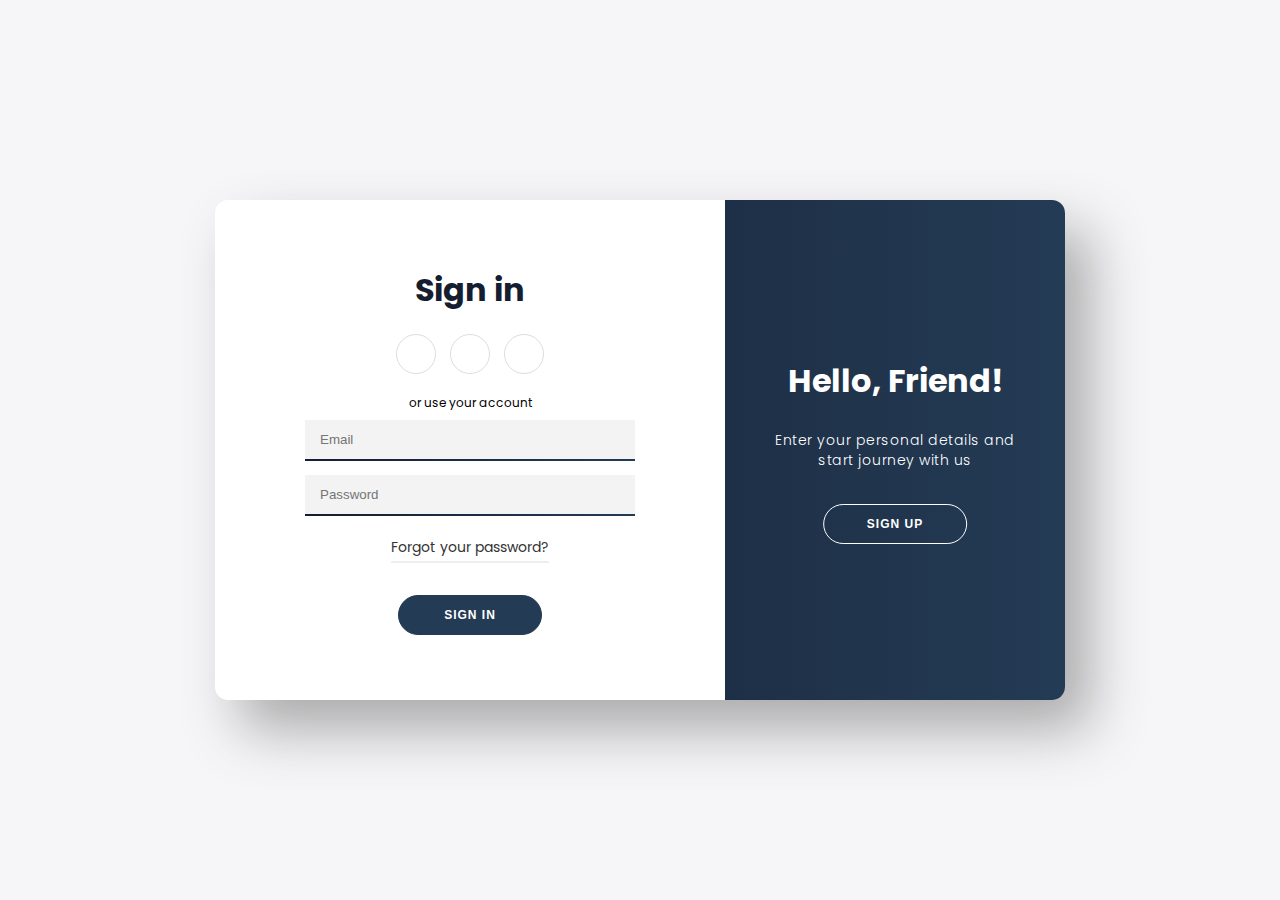
<file: logging.html>
<!DOCTYPE html>
<html lang="en">
<head>
    <meta charset="UTF-8">
    <meta http-equiv="X-UA-Compatible" content="IE=edge">
    <meta name="viewport" content="width=device-width, initial-scale=1.0">
    <title>Sign in || Sign up from</title>
    <!-- font awesome icons -->
    <link rel="stylesheet" href="https://cdnjs.cloudflare.com/ajax/libs/font-awesome/6.1.1/css/all.min.css" integrity="sha512-KfkfwYDsLkIlwQp6LFnl8zNdLGxu9YAA1QvwINks4PhcElQSvqcyVLLD9aMhXd13uQjoXtEKNosOWaZqXgel0g==" crossorigin="anonymous" referrerpolicy="no-referrer" />
    <!-- css stylesheet -->
    <link rel="stylesheet" href="design/css/logging.css">
</head>
<body>

<div class="container" id="container">
    <div class="form-container sign-up-container">
        <form action="#">
            <h1>Create Account</h1>
            <div class="social-container">
                <a href="#" class="social"><i class="fab fa-facebook-f"></i></a>
                <a href="#" class="social"><i class="fab fa-google-plus-g"></i></a>
                <a href="#" class="social"><i class="fab fa-linkedin-in"></i></a>
            </div>
            <span>or use your email for registration</span>
            <div class="infield">
                <input type="text" placeholder="Name" />
                <label></label>
            </div>
            <div class="infield">
                <input type="email" placeholder="Email" name="email"/>
                <label></label>
            </div>
            <div class="infield">
                <input type="password" placeholder="Password" />
                <label></label>
            </div>
            <button>Sign Up</button>
        </form>
    </div>
    <div class="form-container sign-in-container">
        <form action="#">
            <h1>Sign in</h1>
            <div class="social-container">
                <a href="#" class="social"><i class="fab fa-facebook-f"></i></a>
                <a href="#" class="social"><i class="fab fa-google-plus-g"></i></a>
                <a href="#" class="social"><i class="fab fa-linkedin-in"></i></a>
            </div>
            <span>or use your account</span>
            <div class="infield">
                <input type="email" placeholder="Email" name="email"/>
                <label></label>
            </div>
            <div class="infield">
                <input type="password" placeholder="Password" />
                <label></label>
            </div>
            <a href="#" class="forgot">Forgot your password?</a>
            <button>Sign In</button>
        </form>
    </div>
    <div class="overlay-container" id="overlayCon">
        <div class="overlay">
            <div class="overlay-panel overlay-left">
                <h1>Welcome Back!</h1>
                <p>To keep connected with us please logging  with your personal info</p>
                <button>Sign In</button>
            </div>
            <div class="overlay-panel overlay-right">
                <h1>Hello, Friend!</h1>
                <p>Enter your personal details and start journey with us</p>
                <button>Sign Up</button>
            </div>
        </div>
        <button id="overlayBtn"></button>
    </div>
</div>


<!-- js code -->
<script>
    const  container = document.getElementById("container")
    const  overlayCon = document.getElementById("overlayCon")
    const  overlayBtn = document.getElementById("overlayBtn")

    overlayBtn.addEventListener('click',()=> {
        container.classList.toggle(("right-panel-active"));

        overlayBtn.classList.remove('btnScaled');
        window.requestAnimationFrame(()=>{
            overlayBtn.classList.add('btnScaled')
        })

    })


</script>

</body>
</html>
</file>
<file: design/css/logging.css>
@import url('https://fonts.googleapis.com/css2?family=Poppins:wght@100;200;300;400;500;600;700;800;900&display=swap');

* {
    padding: 0px;
    margin: 0px;
    box-sizing: border-box;
}

:root {
    --linear-grad: linear-gradient(to right, #141E30, #243B55);
    --grad-clr1: #141E30;
    --grad-clr2: #243B55;
}

body {
    height: 100vh;
    background: #f6f5f7;
    display: grid;
    place-content: center;
    font-family: 'Poppins', sans-serif;
}

.container{
    position: relative;
    width: 850px;
    height: 500px;
    background-color: #fff;
    box-shadow: 25px 30px 55px #5557;
    border-radius: 13px;
    overflow: hidden;
}
.form-container{
    position: absolute;
    width: 60%;
    height: 100%;
    padding: 0px 40px;
    transition: all 0.6s ease-in-out;
}
.sign-up-container{
    opacity: 0;
    z-index: 1;
}
.sign-in-container{
    z-index: 2;
}
form{
    height: 100%;
    display: flex;
    flex-direction: column;
    align-items: center;
    justify-content: center;
    padding: 0px 50px;
}
h1{
    color: var(--grad-clr1);
}
.social-container{
    margin: 20px 0px;
}
.social-container a{
    border: 1px solid #DDD;
    border-radius: 50%;
    display: inline-flex;
    justify-content: center;
    align-items: center;
    margin: 0px 5px;
    height: 40px;
    width: 40px;
}
span{
    font-size: 12px;
}
.infield{
    position: relative;
    margin: 8px 0px;
    width: 100%;
}
input{
    width: 100%;
    padding: 12px 15px;
    background-color:#f3f3f3 ;
    border: none;
    outline: none;
}
label{
    position: absolute;
    left: 50%;
    top: 100%;
    transform: translateX(-50%);
    width: 100%;
    height: 2px;
    background: var(--linear-grad);
    transition: 0.3s;
}
input:focus ~label{
    width: 100%;
}
a{
    color: #333;
    font-size: 14px;
    text-decoration: none;
    margin: 15px 0px;
}
a.forgot{
    padding-bottom: 3px;
    border-bottom: 2px solid #EEE;
}
button{
    border-radius: 20px;
    border: 1px solid var(--grad-clr2);
    background: var(--grad-clr2);
    color: #FFF;
    font-size: 12px;
    font-weight: bold;
    padding: 12px 45px;
    letter-spacing: 1px;
    text-transform: uppercase;
}
.form-container button{
    margin-top: 17px;
    transition: 80ms ease-in;
}
.form-container button:hover{
    background: #FFF;
    color: var(--grad-clr1);
}
.overlay-container{
    position: absolute;
    top :0;
    left: 60%;
    width: 40%;
    height: 100%;
    overflow: hidden;
    transition: transform 0.6s ease-in-out;
    z-index: 9;
}
#overlayBtn{
    cursor: pointer;
    position: absolute;
    left: 50%;
    top: 304px;
    transform: translateX(-50%);
    width: 143.67px;
    height: 40px;
    border: 1px solid #FFF;
    background: transparent;
    border-radius: 20px;
}
.overlay{
    position: relative;
    background: var(--linear-grad);
    color: #FFF;
    left: -150%;
    height: 100%;
    width: 250%;
    transition: transform 0.6s ease-in-out;
}
.overlay-panel{
    position: absolute;
    display: flex;
    align-items: center;
    justify-content: center;
    flex-direction: column;
    padding: 0px 40px;
    text-align: center;
    height: 100%;
    width: 340px;
    transition: 0.6s ease-in-out;
}
.overlay-left{
    right: 60%;
    transform: translateX(-12%);
}
.overlay-right{
    right: 0;
    transform: translateX(0%);
}
.overlay-panel h1{
    color: #FFF;
}
p{
    font-size: 14px;
    font-weight: 300;
    line-height: 20px;
    letter-spacing:0.5px;
    margin: 25px 0px 35px;
}
.overlay-panel button{
    border: none;
    background-color: transparent;
}
.right-panel-active .overlay-container{
    transform: translateX(-150%);
}
.right-panel-active .overlay{
    transform: translateX(50%);

}
.right-panel-active .overlay-left{
    transform: translateX(25%);

}
.right-panel-active .overlay-right{
    transform: translateX(35%);

}
.right-panel-active .sign-in-container{
    transform: translateX(20%);
    opacity: 0;

}
.right-panel-active .sign-up-container{
    transform: translateX(66.7%);
    opacity: 1;
    z-index: 5;
    animation: show 0.6s;

}
@keyframes show {
    0%, 50%{
        opacity: 0;
        z-index: 1;
    }
    50.1%, 100%{
        opacity: 1;
        z-index: 5;
    }

}

.btnScaled{
    animation: scaleBtn 0.6s;
}
@keyframes scaleBtn {
    0%{
        width: 143.67px;
    }
    50%{
        width: 250px;
    }
    100%{
        width: 143.67px;
    }
}
</file>
